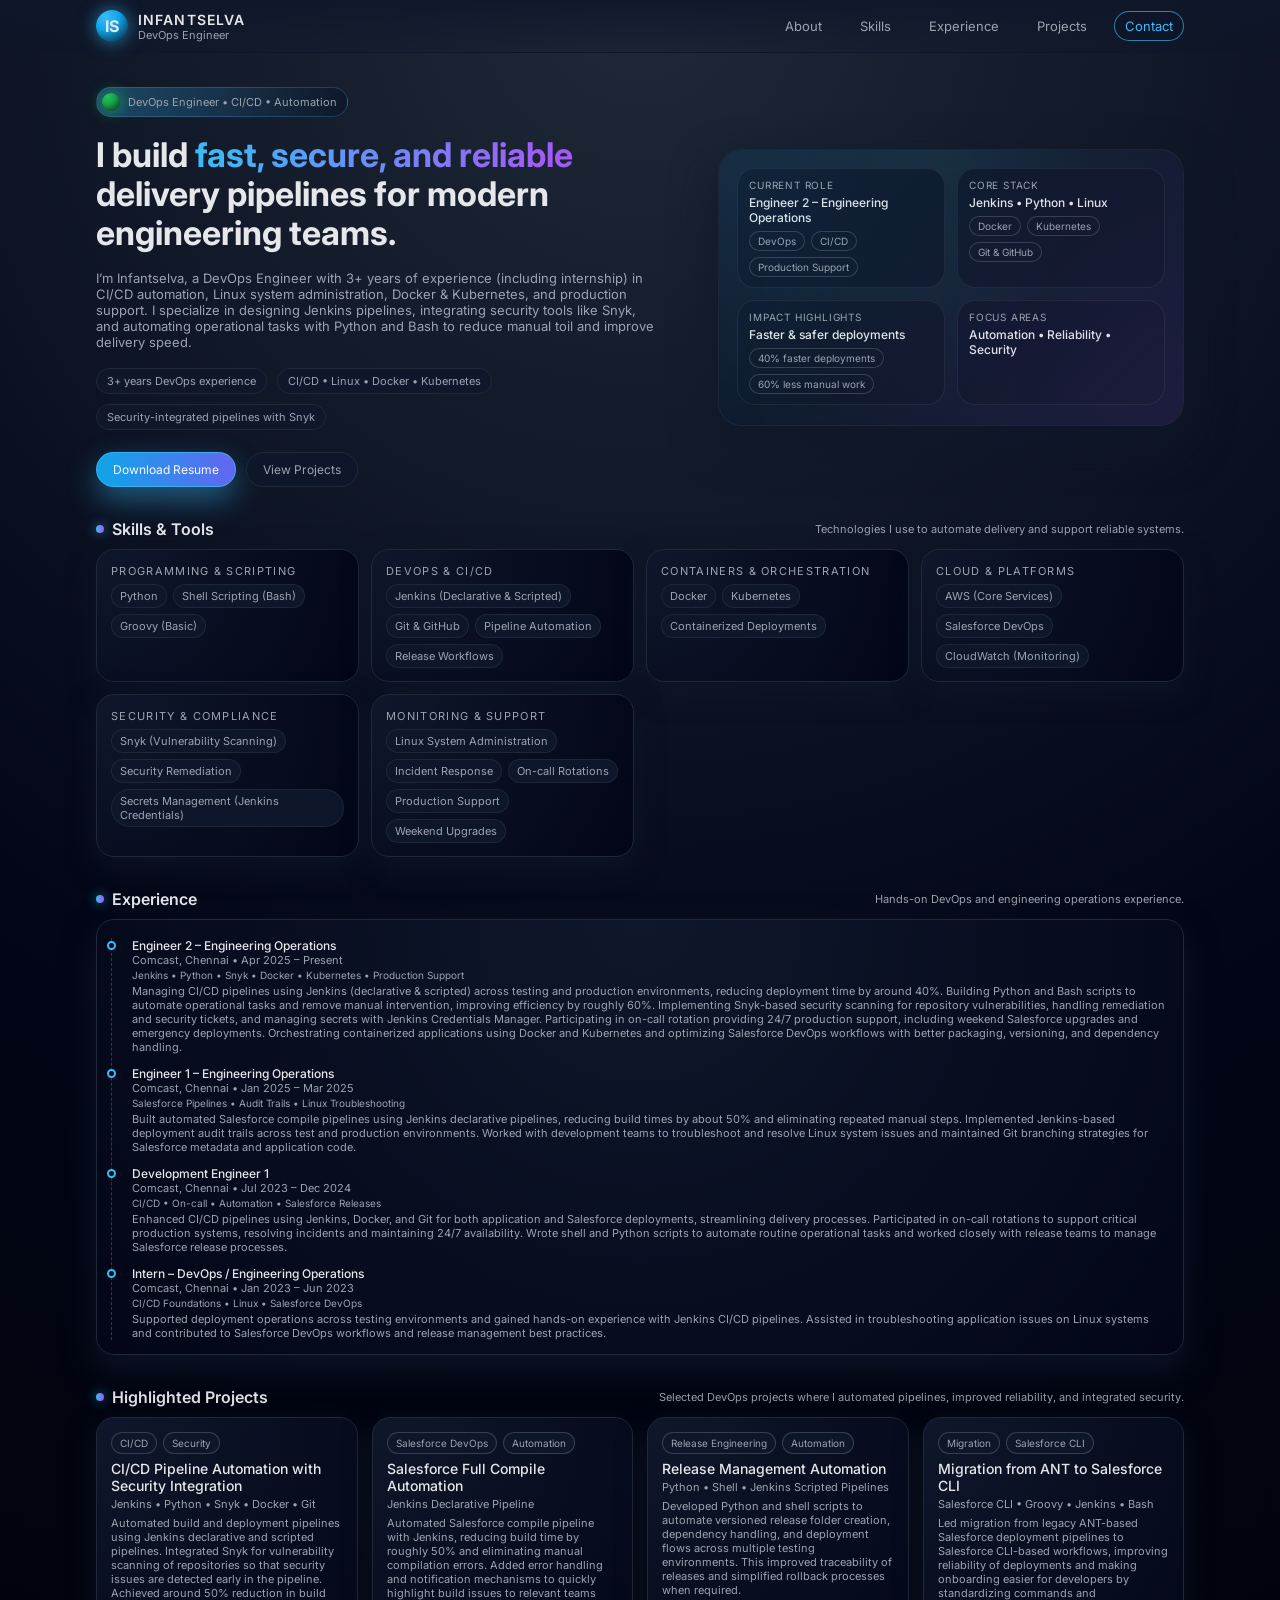
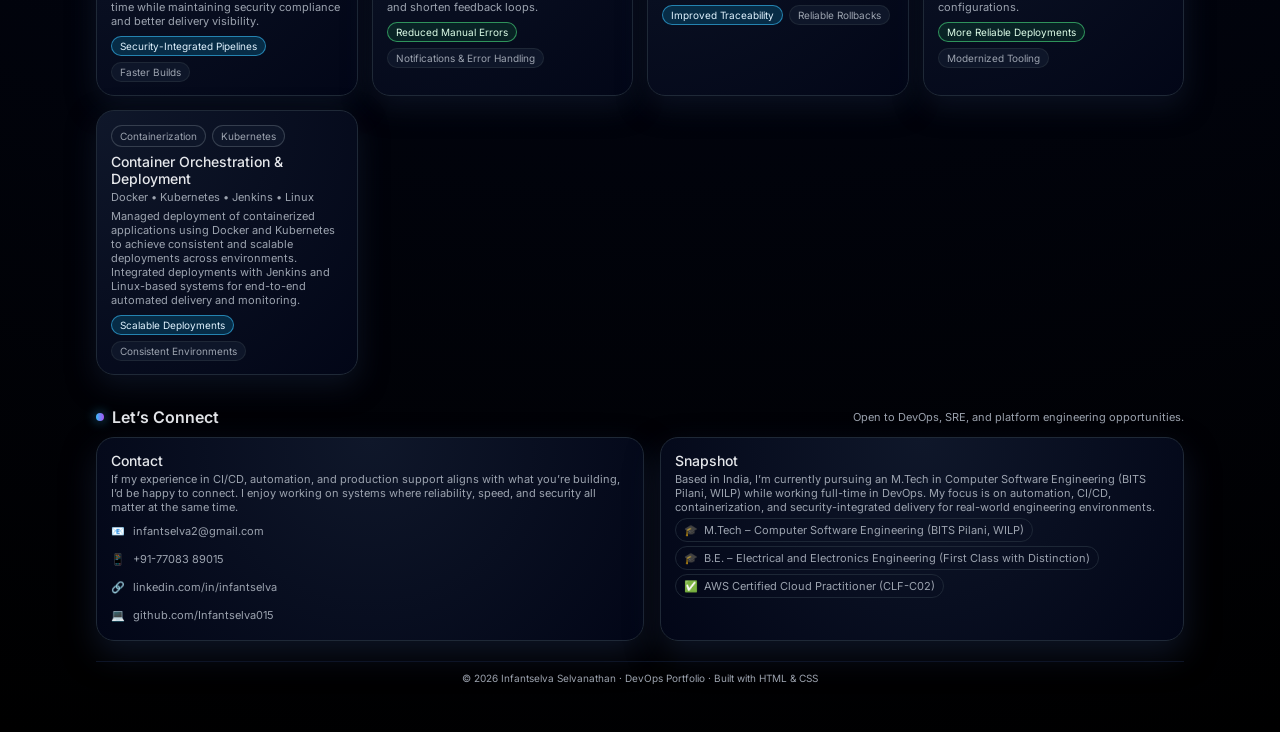
<file: Portfolio/infantselva_portfolio.html>
<!DOCTYPE html>
<html lang="en">
<head>
  <meta charset="UTF-8" />
  <title>Infantselva | DevOps Engineer</title>
  <meta name="viewport" content="width=device-width, initial-scale=1" />
  <meta name="description" content="Portfolio of Infantselva Selvanathan - DevOps Engineer" />
  <link rel="preconnect" href="https://fonts.googleapis.com" />
  <link rel="preconnect" href="https://fonts.gstatic.com" crossorigin />
  <link
    href="https://fonts.googleapis.com/css2?family=Inter:wght@300;400;500;600;700&display=swap"
    rel="stylesheet"
  />

  <style>
    :root {
      --bg: #050816;
      --bg-alt: #0b1120;
      --card: #020617;
      --accent: #38bdf8;
      --accent-soft: rgba(56, 189, 248, 0.12);
      --text: #e5e7eb;
      --muted: #9ca3af;
      --border: #1f2937;
      --danger: #fb7185;
      --success: #4ade80;
      --shadow-soft: 0 18px 45px rgba(15, 23, 42, 0.9);
      --radius-lg: 18px;
      --radius-xl: 24px;
      --radius-pill: 999px;
      --transition-fast: 0.18s ease-out;
      --transition-med: 0.25s ease-out;
    }

    * {
      box-sizing: border-box;
      margin: 0;
      padding: 0;
    }

    html, body {
      background: radial-gradient(circle at top, #1f2937 0, #020617 45%, #000 100%);
      color: var(--text);
      font-family: "Inter", system-ui, -apple-system, BlinkMacSystemFont, sans-serif;
      scroll-behavior: smooth;
    }

    body {
      min-height: 100vh;
    }

    a {
      color: inherit;
      text-decoration: none;
    }

    .page {
      max-width: 1120px;
      margin: 0 auto;
      padding: 18px 16px 48px;
    }

    header {
      position: sticky;
      top: 0;
      z-index: 20;
      backdrop-filter: blur(18px);
      background: linear-gradient(to bottom, rgba(15, 23, 42, 0.92), rgba(15, 23, 42, 0.2));
      border-bottom: 1px solid rgba(15, 23, 42, 0.9);
    }

    .nav {
      max-width: 1120px;
      margin: 0 auto;
      padding: 10px 16px;
      display: flex;
      align-items: center;
      justify-content: space-between;
      gap: 16px;
    }

    .nav-left {
      display: flex;
      align-items: center;
      gap: 10px;
    }

    .logo-circle {
      width: 32px;
      height: 32px;
      border-radius: 50%;
      background: radial-gradient(circle at 30% 20%, #38bdf8, #0ea5e9 40%, #0f172a 100%);
      display: flex;
      align-items: center;
      justify-content: center;
      font-weight: 700;
      font-size: 16px;
      box-shadow: 0 0 18px rgba(56, 189, 248, 0.6);
    }

    .nav-title {
      display: flex;
      flex-direction: column;
    }

    .nav-title span:first-child {
      font-size: 14px;
      font-weight: 600;
      letter-spacing: 0.08em;
      text-transform: uppercase;
    }

    .nav-title span:last-child {
      font-size: 11px;
      color: var(--muted);
    }

    .nav-links {
      display: flex;
      gap: 16px;
      font-size: 13px;
    }

    .nav-links a {
      padding: 6px 10px;
      border-radius: 999px;
      color: var(--muted);
      border: 1px solid transparent;
      transition: background var(--transition-fast), color var(--transition-fast), border-color var(--transition-fast);
    }

    .nav-links a:hover {
      color: var(--text);
      background: rgba(15, 23, 42, 0.95);
      border-color: rgba(56, 189, 248, 0.4);
    }

    .nav-links a.nav-primary {
      border-color: rgba(56, 189, 248, 0.65);
      color: var(--accent);
      background: rgba(15, 23, 42, 0.95);
    }

    main {
      margin-top: 16px;
      display: flex;
      flex-direction: column;
      gap: 32px;
    }

    section {
      scroll-margin-top: 80px;
    }

    /* Hero */

    .hero {
      display: grid;
      grid-template-columns: minmax(0, 3.2fr) minmax(0, 2.5fr);
      gap: 26px;
      align-items: center;
    }

    .hero-left {
      display: flex;
      flex-direction: column;
      gap: 18px;
    }

    .hero-tagline {
      display: inline-flex;
      align-items: center;
      gap: 8px;
      font-size: 11px;
      border-radius: var(--radius-pill);
      padding: 5px 10px 5px 5px;
      background: radial-gradient(circle at left, rgba(56, 189, 248, 0.3), rgba(15, 23, 42, 0.96));
      border: 1px solid rgba(56, 189, 248, 0.25);
      color: var(--muted);
      width: fit-content;
    }

    .hero-tag-dot {
      width: 18px;
      height: 18px;
      border-radius: 999px;
      background: radial-gradient(circle at 30% 20%, #22c55e, #16a34a 40%, #052e16 100%);
      box-shadow: 0 0 16px rgba(34, 197, 94, 0.7);
    }

    .hero-title {
      font-size: clamp(28px, 4vw, 34px);
      font-weight: 700;
      line-height: 1.15;
    }

    .hero-title span {
      background: linear-gradient(to right, #38bdf8, #a855f7);
      -webkit-background-clip: text;
      color: transparent;
    }

    .hero-subtitle {
      font-size: 13px;
      color: var(--muted);
      max-width: 560px;
    }

    .hero-meta {
      display: flex;
      flex-wrap: wrap;
      gap: 10px;
      font-size: 11px;
      color: var(--muted);
    }

    .hero-meta span {
      padding: 5px 10px;
      border-radius: 999px;
      border: 1px solid var(--border);
      background: rgba(15, 23, 42, 0.96);
    }

    .hero-actions {
      display: flex;
      flex-wrap: wrap;
      gap: 10px;
      margin-top: 4px;
    }

    .btn {
      font-size: 12px;
      padding: 9px 16px;
      border-radius: 999px;
      border: 1px solid transparent;
      cursor: pointer;
      display: inline-flex;
      align-items: center;
      gap: 8px;
      transition: transform var(--transition-fast), box-shadow var(--transition-fast), background var(--transition-fast), border-color var(--transition-fast), color var(--transition-fast);
      background: transparent;
      color: var(--text);
    }

    .btn-primary {
      background: linear-gradient(to right, #0ea5e9, #6366f1);
      border-color: rgba(56, 189, 248, 0.75);
      box-shadow: 0 12px 30px rgba(56, 189, 248, 0.45);
      color: #f9fafb;
    }

    .btn-primary:hover {
      transform: translateY(-1px);
      box-shadow: 0 16px 40px rgba(56, 189, 248, 0.55);
    }

    .btn-ghost {
      border-color: var(--border);
      background: rgba(15, 23, 42, 0.92);
      color: var(--muted);
    }

    .btn-ghost:hover {
      border-color: rgba(156, 163, 175, 0.8);
      color: var(--text);
      background: rgba(15, 23, 42, 0.98);
    }

    .hero-right {
      position: relative;
    }

    .hero-card {
      background: radial-gradient(circle at top, rgba(56, 189, 248, 0.08), rgba(15, 23, 42, 1));
      border-radius: var(--radius-xl);
      padding: 18px 18px 20px;
      border: 1px solid rgba(31, 41, 55, 0.9);
      box-shadow: var(--shadow-soft);
      position: relative;
      overflow: hidden;
    }

    .hero-grid {
      display: grid;
      grid-template-columns: repeat(2, minmax(0, 1fr));
      gap: 12px;
      font-size: 11px;
    }

    .mini-card {
      border-radius: var(--radius-lg);
      padding: 10px 11px;
      border: 1px solid rgba(31, 41, 55, 0.95);
      background: rgba(15, 23, 42, 0.96);
      display: flex;
      flex-direction: column;
      gap: 4px;
    }

    .mini-label {
      text-transform: uppercase;
      letter-spacing: 0.08em;
      color: var(--muted);
      font-size: 10px;
    }

    .mini-value {
      font-size: 12px;
      font-weight: 500;
    }

    .mini-pill-row {
      display: flex;
      flex-wrap: wrap;
      gap: 6px;
      margin-top: 2px;
    }

    .mini-pill {
      padding: 3px 8px;
      border-radius: 999px;
      border: 1px solid rgba(55, 65, 81, 0.95);
      background: rgba(15, 23, 42, 1);
      font-size: 10px;
      color: var(--muted);
    }

    .hero-orbit {
      position: absolute;
      inset: -40%;
      background: radial-gradient(circle at 10% 0, rgba(56, 189, 248, 0.14), transparent 55%),
                  radial-gradient(circle at 90% 100%, rgba(168, 85, 247, 0.16), transparent 55%);
      opacity: 0.9;
      pointer-events: none;
    }

    .section-header {
      margin-bottom: 10px;
      display: flex;
      align-items: baseline;
      justify-content: space-between;
      gap: 10px;
    }

    .section-title {
      font-size: 16px;
      font-weight: 600;
      display: flex;
      align-items: center;
      gap: 8px;
    }

    .section-title-dot {
      width: 8px;
      height: 8px;
      border-radius: 50%;
      background: linear-gradient(to right, #38bdf8, #a855f7);
      box-shadow: 0 0 12px rgba(56, 189, 248, 0.7);
    }

    .section-subtitle {
      font-size: 11px;
      color: var(--muted);
    }

    .card-row {
      display: grid;
      grid-template-columns: repeat(auto-fit, minmax(240px, 1fr));
      gap: 14px;
    }

    .card {
      background: radial-gradient(circle at top left, rgba(15, 23, 42, 1), rgba(2, 6, 23, 1));
      border-radius: var(--radius-lg);
      border: 1px solid var(--border);
      padding: 14px 14px 13px;
      font-size: 12px;
      box-shadow: 0 10px 28px rgba(15, 23, 42, 0.75);
      position: relative;
      overflow: hidden;
    }

    .card:hover {
      border-color: rgba(56, 189, 248, 0.5);
      transform: translateY(-1px);
      transition: transform var(--transition-fast), border-color var(--transition-fast), box-shadow var(--transition-fast);
      box-shadow: 0 18px 38px rgba(15, 23, 42, 0.9);
    }

    .card-tag-row {
      display: flex;
      flex-wrap: wrap;
      gap: 6px;
      margin-bottom: 6px;
    }

    .card-tag {
      font-size: 10px;
      padding: 4px 8px;
      border-radius: 999px;
      border: 1px solid rgba(55, 65, 81, 0.95);
      color: var(--muted);
      background: rgba(15, 23, 42, 0.98);
    }

    .card-title {
      font-weight: 500;
      margin-bottom: 3px;
    }

    .card-meta {
      font-size: 11px;
      color: var(--muted);
      margin-bottom: 5px;
    }

    .card-body {
      font-size: 11px;
      color: var(--muted);
    }

    .card-pill-footer {
      display: flex;
      flex-wrap: wrap;
      gap: 6px;
      margin-top: 8px;
    }

    .pill {
      font-size: 10px;
      padding: 3px 8px;
      border-radius: 999px;
      background: rgba(15, 23, 42, 0.98);
      border: 1px solid rgba(31, 41, 55, 0.95);
      color: var(--muted);
    }

    .pill-accent {
      border-color: rgba(56, 189, 248, 0.6);
      color: #e0f2fe;
      background: rgba(8, 47, 73, 0.95);
    }

    .pill-success {
      border-color: rgba(74, 222, 128, 0.6);
      color: #dcfce7;
      background: rgba(22, 163, 74, 0.15);
    }

    .skills-grid {
      display: grid;
      grid-template-columns: repeat(auto-fit, minmax(210px, 1fr));
      gap: 12px;
    }

    .skills-group-title {
      font-size: 11px;
      text-transform: uppercase;
      letter-spacing: 0.12em;
      color: var(--muted);
      margin-bottom: 6px;
    }

    .skills-chips {
      display: flex;
      flex-wrap: wrap;
      gap: 6px;
    }

    .chip {
      font-size: 11px;
      padding: 4px 8px;
      border-radius: 999px;
      background: rgba(15, 23, 42, 0.96);
      border: 1px solid rgba(31, 41, 55, 0.95);
      color: var(--muted);
    }

    .timeline {
      border-left: 1px dashed rgba(55, 65, 81, 0.9);
      padding-left: 14px;
      margin-top: 4px;
      display: flex;
      flex-direction: column;
      gap: 12px;
    }

    .timeline-item {
      position: relative;
      padding-left: 6px;
    }

    .timeline-dot {
      width: 9px;
      height: 9px;
      border-radius: 50%;
      border: 2px solid #38bdf8;
      background: #020617;
      position: absolute;
      left: -19px;
      top: 3px;
    }

    .timeline-role {
      font-size: 12px;
      font-weight: 500;
    }

    .timeline-org {
      font-size: 11px;
      color: var(--muted);
    }

    .timeline-meta {
      font-size: 10px;
      color: var(--muted);
      margin-top: 2px;
    }

    .timeline-desc {
      font-size: 11px;
      color: var(--muted);
      margin-top: 3px;
    }

    .contact-row {
      display: grid;
      grid-template-columns: minmax(0, 2.3fr) minmax(0, 2.2fr);
      gap: 16px;
    }

    .contact-card {
      border-radius: var(--radius-lg);
      border: 1px solid var(--border);
      background: radial-gradient(circle at top, rgba(15, 23, 42, 1), rgba(2, 6, 23, 1));
      padding: 14px;
      font-size: 12px;
      box-shadow: 0 14px 32px rgba(15, 23, 42, 0.85);
    }

    .contact-list {
      list-style: none;
      display: grid;
      gap: 6px;
      margin-top: 6px;
    }

    .contact-list a {
      display: inline-flex;
      align-items: center;
      gap: 8px;
      font-size: 11px;
      color: var(--muted);
      padding: 4px 0;
    }

    .contact-list a:hover {
      color: var(--accent);
    }

    .contact-pill {
      display: inline-flex;
      align-items: center;
      gap: 6px;
      padding: 4px 8px;
      border-radius: 999px;
      border: 1px solid rgba(31, 41, 55, 0.95);
      font-size: 11px;
      color: var(--muted);
      margin-top: 4px;
    }

    footer {
      margin-top: 20px;
      font-size: 10px;
      color: var(--muted);
      text-align: center;
      padding-top: 10px;
      border-top: 1px solid rgba(15, 23, 42, 0.95);
    }

    @media (max-width: 820px) {
      .hero {
        grid-template-columns: minmax(0, 1fr);
      }

      .hero-right {
        order: -1;
      }

      .hero-card {
        margin-top: 4px;
      }

      .contact-row {
        grid-template-columns: minmax(0, 1fr);
      }
    }

    @media (max-width: 640px) {
      .nav {
        flex-direction: column;
        align-items: flex-start;
      }

      .nav-links {
        flex-wrap: wrap;
      }

      .page {
        padding-inline: 12px;
      }
    }
  </style>
</head>
<body>
  <header>
    <nav class="nav">
      <div class="nav-left">
        <div class="logo-circle">IS</div>
        <div class="nav-title">
          <span>Infantselva</span>
          <span>DevOps Engineer</span>
        </div>
      </div>
      <div class="nav-links">
        <a href="#about">About</a>
        <a href="#skills">Skills</a>
        <a href="#experience">Experience</a>
        <a href="#projects">Projects</a>
        <a href="#contact" class="nav-primary">Contact</a>
      </div>
    </nav>
  </header>

  <div class="page">
    <main>
      <!-- HERO -->
      <section class="hero" id="about">
        <div class="hero-left">
          <div class="hero-tagline">
            <div class="hero-tag-dot"></div>
            <span>DevOps Engineer • CI/CD • Automation</span>
          </div>

          <h1 class="hero-title">
            I build <span>fast, secure, and reliable</span> delivery pipelines for modern engineering teams.
          </h1>

          <p class="hero-subtitle">
            I’m Infantselva, a DevOps Engineer with 3+ years of experience (including internship) in CI/CD automation,
            Linux system administration, Docker & Kubernetes, and production support. I specialize in designing Jenkins
            pipelines, integrating security tools like Snyk, and automating operational tasks with Python and Bash to
            reduce manual toil and improve delivery speed.
          </p>

          <div class="hero-meta">
            <span>3+ years DevOps experience</span>
            <span>CI/CD • Linux • Docker • Kubernetes</span>
            <span>Security-integrated pipelines with Snyk</span>
          </div>

          <div class="hero-actions">
            <!-- Update this to your actual resume file name/path -->
            <a class="btn btn-primary" href="Infantselva_DevOps_Resume.pdf" target="_blank" rel="noreferrer">
              Download Resume
            </a>
            <a class="btn btn-ghost" href="#projects">
              View Projects
            </a>
          </div>
        </div>

        <div class="hero-right">
          <div class="hero-card">
            <div class="hero-orbit"></div>
            <div class="hero-grid">
              <div class="mini-card">
                <div class="mini-label">Current Role</div>
                <div class="mini-value">Engineer 2 – Engineering Operations</div>
                <div class="mini-pill-row">
                  <span class="mini-pill">DevOps</span>
                  <span class="mini-pill">CI/CD</span>
                  <span class="mini-pill">Production Support</span>
                </div>
              </div>
              <div class="mini-card">
                <div class="mini-label">Core Stack</div>
                <div class="mini-value">Jenkins • Python • Linux</div>
                <div class="mini-pill-row">
                  <span class="mini-pill">Docker</span>
                  <span class="mini-pill">Kubernetes</span>
                  <span class="mini-pill">Git & GitHub</span>
                </div>
              </div>
              <div class="mini-card">
                <div class="mini-label">Impact Highlights</div>
                <div class="mini-value">Faster & safer deployments</div>
                <div class="mini-pill-row">
                  <span class="mini-pill">40% faster deployments</span>
                  <span class="mini-pill">60% less manual work</span>
                </div>
              </div>
              <div class="mini-card">
                <div class="mini-label">Focus Areas</div>
                <div class="mini-value">Automation • Reliability • Security</div>
              </div>
            </div>
          </div>
        </div>
      </section>

      <!-- SKILLS -->
      <section id="skills">
        <div class="section-header">
          <div class="section-title">
            <div class="section-title-dot"></div>
            <span>Skills & Tools</span>
          </div>
          <p class="section-subtitle">Technologies I use to automate delivery and support reliable systems.</p>
        </div>

        <div class="skills-grid">
          <div class="card">
            <div class="skills-group-title">Programming & Scripting</div>
            <div class="skills-chips">
              <span class="chip">Python</span>
              <span class="chip">Shell Scripting (Bash)</span>
              <span class="chip">Groovy (Basic)</span>
            </div>
          </div>

          <div class="card">
            <div class="skills-group-title">DevOps & CI/CD</div>
            <div class="skills-chips">
              <span class="chip">Jenkins (Declarative & Scripted)</span>
              <span class="chip">Git & GitHub</span>
              <span class="chip">Pipeline Automation</span>
              <span class="chip">Release Workflows</span>
            </div>
          </div>

          <div class="card">
            <div class="skills-group-title">Containers & Orchestration</div>
            <div class="skills-chips">
              <span class="chip">Docker</span>
              <span class="chip">Kubernetes</span>
              <span class="chip">Containerized Deployments</span>
            </div>
          </div>

          <div class="card">
            <div class="skills-group-title">Cloud & Platforms</div>
            <div class="skills-chips">
              <span class="chip">AWS (Core Services)</span>
              <span class="chip">Salesforce DevOps</span>
              <span class="chip">CloudWatch (Monitoring)</span>
            </div>
          </div>

          <div class="card">
            <div class="skills-group-title">Security & Compliance</div>
            <div class="skills-chips">
              <span class="chip">Snyk (Vulnerability Scanning)</span>
              <span class="chip">Security Remediation</span>
              <span class="chip">Secrets Management (Jenkins Credentials)</span>
            </div>
          </div>

          <div class="card">
            <div class="skills-group-title">Monitoring & Support</div>
            <div class="skills-chips">
              <span class="chip">Linux System Administration</span>
              <span class="chip">Incident Response</span>
              <span class="chip">On-call Rotations</span>
              <span class="chip">Production Support</span>
              <span class="chip">Weekend Upgrades</span>
            </div>
          </div>
        </div>
      </section>

      <!-- EXPERIENCE -->
      <section id="experience">
        <div class="section-header">
          <div class="section-title">
            <div class="section-title-dot"></div>
            <span>Experience</span>
          </div>
          <p class="section-subtitle">Hands-on DevOps and engineering operations experience.</p>
        </div>

        <div class="card contact-card">
          <div class="timeline">
            <div class="timeline-item">
              <div class="timeline-dot"></div>
              <div class="timeline-role">Engineer 2 – Engineering Operations</div>
              <div class="timeline-org">Comcast, Chennai • Apr 2025 – Present</div>
              <div class="timeline-meta">Jenkins • Python • Snyk • Docker • Kubernetes • Production Support</div>
              <p class="timeline-desc">
                Managing CI/CD pipelines using Jenkins (declarative & scripted) across testing and production environments,
                reducing deployment time by around 40%. Building Python and Bash scripts to automate operational tasks and
                remove manual intervention, improving efficiency by roughly 60%. Implementing Snyk-based security scanning
                for repository vulnerabilities, handling remediation and security tickets, and managing secrets with Jenkins
                Credentials Manager. Participating in on-call rotation providing 24/7 production support, including weekend
                Salesforce upgrades and emergency deployments. Orchestrating containerized applications using Docker and
                Kubernetes and optimizing Salesforce DevOps workflows with better packaging, versioning, and dependency handling.
              </p>
            </div>

            <div class="timeline-item">
              <div class="timeline-dot"></div>
              <div class="timeline-role">Engineer 1 – Engineering Operations</div>
              <div class="timeline-org">Comcast, Chennai • Jan 2025 – Mar 2025</div>
              <div class="timeline-meta">Salesforce Pipelines • Audit Trails • Linux Troubleshooting</div>
              <p class="timeline-desc">
                Built automated Salesforce compile pipelines using Jenkins declarative pipelines, reducing build times by
                about 50% and eliminating repeated manual steps. Implemented Jenkins-based deployment audit trails across
                test and production environments. Worked with development teams to troubleshoot and resolve Linux system
                issues and maintained Git branching strategies for Salesforce metadata and application code.
              </p>
            </div>

            <div class="timeline-item">
              <div class="timeline-dot"></div>
              <div class="timeline-role">Development Engineer 1</div>
              <div class="timeline-org">Comcast, Chennai • Jul 2023 – Dec 2024</div>
              <div class="timeline-meta">CI/CD • On-call • Automation • Salesforce Releases</div>
              <p class="timeline-desc">
                Enhanced CI/CD pipelines using Jenkins, Docker, and Git for both application and Salesforce deployments,
                streamlining delivery processes. Participated in on-call rotations to support critical production systems,
                resolving incidents and maintaining 24/7 availability. Wrote shell and Python scripts to automate routine
                operational tasks and worked closely with release teams to manage Salesforce release processes.
              </p>
            </div>

            <div class="timeline-item">
              <div class="timeline-dot"></div>
              <div class="timeline-role">Intern – DevOps / Engineering Operations</div>
              <div class="timeline-org">Comcast, Chennai • Jan 2023 – Jun 2023</div>
              <div class="timeline-meta">CI/CD Foundations • Linux • Salesforce DevOps</div>
              <p class="timeline-desc">
                Supported deployment operations across testing environments and gained hands-on experience with Jenkins
                CI/CD pipelines. Assisted in troubleshooting application issues on Linux systems and contributed to
                Salesforce DevOps workflows and release management best practices.
              </p>
            </div>
          </div>
        </div>
      </section>

      <!-- PROJECTS -->
      <section id="projects">
        <div class="section-header">
          <div class="section-title">
            <div class="section-title-dot"></div>
            <span>Highlighted Projects</span>
          </div>
          <p class="section-subtitle">
            Selected DevOps projects where I automated pipelines, improved reliability, and integrated security.
          </p>
        </div>

        <div class="card-row">
          <article class="card">
            <div class="card-tag-row">
              <span class="card-tag">CI/CD</span>
              <span class="card-tag">Security</span>
            </div>
            <h3 class="card-title">CI/CD Pipeline Automation with Security Integration</h3>
            <div class="card-meta">Jenkins • Python • Snyk • Docker • Git</div>
            <p class="card-body">
              Automated build and deployment pipelines using Jenkins declarative and scripted pipelines. Integrated Snyk
              for vulnerability scanning of repositories so that security issues are detected early in the pipeline.
              Achieved around 50% reduction in build time while maintaining security compliance and better delivery visibility.
            </p>
            <div class="card-pill-footer">
              <span class="pill pill-accent">Security-Integrated Pipelines</span>
              <span class="pill">Faster Builds</span>
            </div>
          </article>

          <article class="card">
            <div class="card-tag-row">
              <span class="card-tag">Salesforce DevOps</span>
              <span class="card-tag">Automation</span>
            </div>
            <h3 class="card-title">Salesforce Full Compile Automation</h3>
            <div class="card-meta">Jenkins Declarative Pipeline</div>
            <p class="card-body">
              Automated Salesforce compile pipeline with Jenkins, reducing build time by roughly 50% and eliminating
              manual compilation errors. Added error handling and notification mechanisms to quickly highlight build issues
              to relevant teams and shorten feedback loops.
            </p>
            <div class="card-pill-footer">
              <span class="pill pill-success">Reduced Manual Errors</span>
              <span class="pill">Notifications & Error Handling</span>
            </div>
          </article>

          <article class="card">
            <div class="card-tag-row">
              <span class="card-tag">Release Engineering</span>
              <span class="card-tag">Automation</span>
            </div>
            <h3 class="card-title">Release Management Automation</h3>
            <div class="card-meta">Python • Shell • Jenkins Scripted Pipelines</div>
            <p class="card-body">
              Developed Python and shell scripts to automate versioned release folder creation, dependency handling, and
              deployment flows across multiple testing environments. This improved traceability of releases and simplified
              rollback processes when required.
            </p>
            <div class="card-pill-footer">
              <span class="pill pill-accent">Improved Traceability</span>
              <span class="pill">Reliable Rollbacks</span>
            </div>
          </article>

          <article class="card">
            <div class="card-tag-row">
              <span class="card-tag">Migration</span>
              <span class="card-tag">Salesforce CLI</span>
            </div>
            <h3 class="card-title">Migration from ANT to Salesforce CLI</h3>
            <div class="card-meta">Salesforce CLI • Groovy • Jenkins • Bash</div>
            <p class="card-body">
              Led migration from legacy ANT-based Salesforce deployment pipelines to Salesforce CLI-based workflows,
              improving reliability of deployments and making onboarding easier for developers by standardizing commands
              and configurations.
            </p>
            <div class="card-pill-footer">
              <span class="pill pill-success">More Reliable Deployments</span>
              <span class="pill">Modernized Tooling</span>
            </div>
          </article>

          <article class="card">
            <div class="card-tag-row">
              <span class="card-tag">Containerization</span>
              <span class="card-tag">Kubernetes</span>
            </div>
            <h3 class="card-title">Container Orchestration & Deployment</h3>
            <div class="card-meta">Docker • Kubernetes • Jenkins • Linux</div>
            <p class="card-body">
              Managed deployment of containerized applications using Docker and Kubernetes to achieve consistent and
              scalable deployments across environments. Integrated deployments with Jenkins and Linux-based systems for
              end-to-end automated delivery and monitoring.
            </p>
            <div class="card-pill-footer">
              <span class="pill pill-accent">Scalable Deployments</span>
              <span class="pill">Consistent Environments</span>
            </div>
          </article>
        </div>
      </section>

      <!-- CONTACT -->
      <section id="contact">
        <div class="section-header">
          <div class="section-title">
            <div class="section-title-dot"></div>
            <span>Let’s Connect</span>
          </div>
          <p class="section-subtitle">Open to DevOps, SRE, and platform engineering opportunities.</p>
        </div>

        <div class="contact-row">
          <div class="contact-card">
            <h3 class="card-title">Contact</h3>
            <p class="card-body">
              If my experience in CI/CD, automation, and production support aligns with what you’re building, I’d be happy
              to connect. I enjoy working on systems where reliability, speed, and security all matter at the same time.
            </p>
            <ul class="contact-list">
              <li>
                <a href="mailto:infantselva2@gmail.com">
                  📧 <span>infantselva2@gmail.com</span>
                </a>
              </li>
              <li>
                <a href="tel:+917708389015">
                  📱 <span>+91-77083 89015</span>
                </a>
              </li>
              <li>
                <a href="https://linkedin.com/in/infantselva" target="_blank" rel="noreferrer">
                  🔗 <span>linkedin.com/in/infantselva</span>
                </a>
              </li>
              <li>
                <a href="https://github.com/Infantselva015" target="_blank" rel="noreferrer">
                  💻 <span>github.com/Infantselva015</span>
                </a>
              </li>
            </ul>
          </div>

          <div class="contact-card">
            <h3 class="card-title">Snapshot</h3>
            <p class="card-body">
              Based in India, I’m currently pursuing an M.Tech in Computer Software Engineering (BITS Pilani, WILP) while
              working full-time in DevOps. My focus is on automation, CI/CD, containerization, and security-integrated
              delivery for real-world engineering environments.
            </p>
            <div class="contact-pill">
              🎓 <span>M.Tech – Computer Software Engineering (BITS Pilani, WILP)</span>
            </div>
            <div class="contact-pill">
              🎓 <span>B.E. – Electrical and Electronics Engineering (First Class with Distinction)</span>
            </div>
            <div class="contact-pill">
              ✅ <span>AWS Certified Cloud Practitioner (CLF-C02)</span>
            </div>
          </div>
        </div>
      </section>
    </main>

    <footer>
      © <span id="year"></span> Infantselva Selvanathan · DevOps Portfolio · Built with HTML & CSS
    </footer>
  </div>

  <script>
    document.getElementById("year").textContent = new Date().getFullYear();
  </script>
</body>
</html>
</file>
